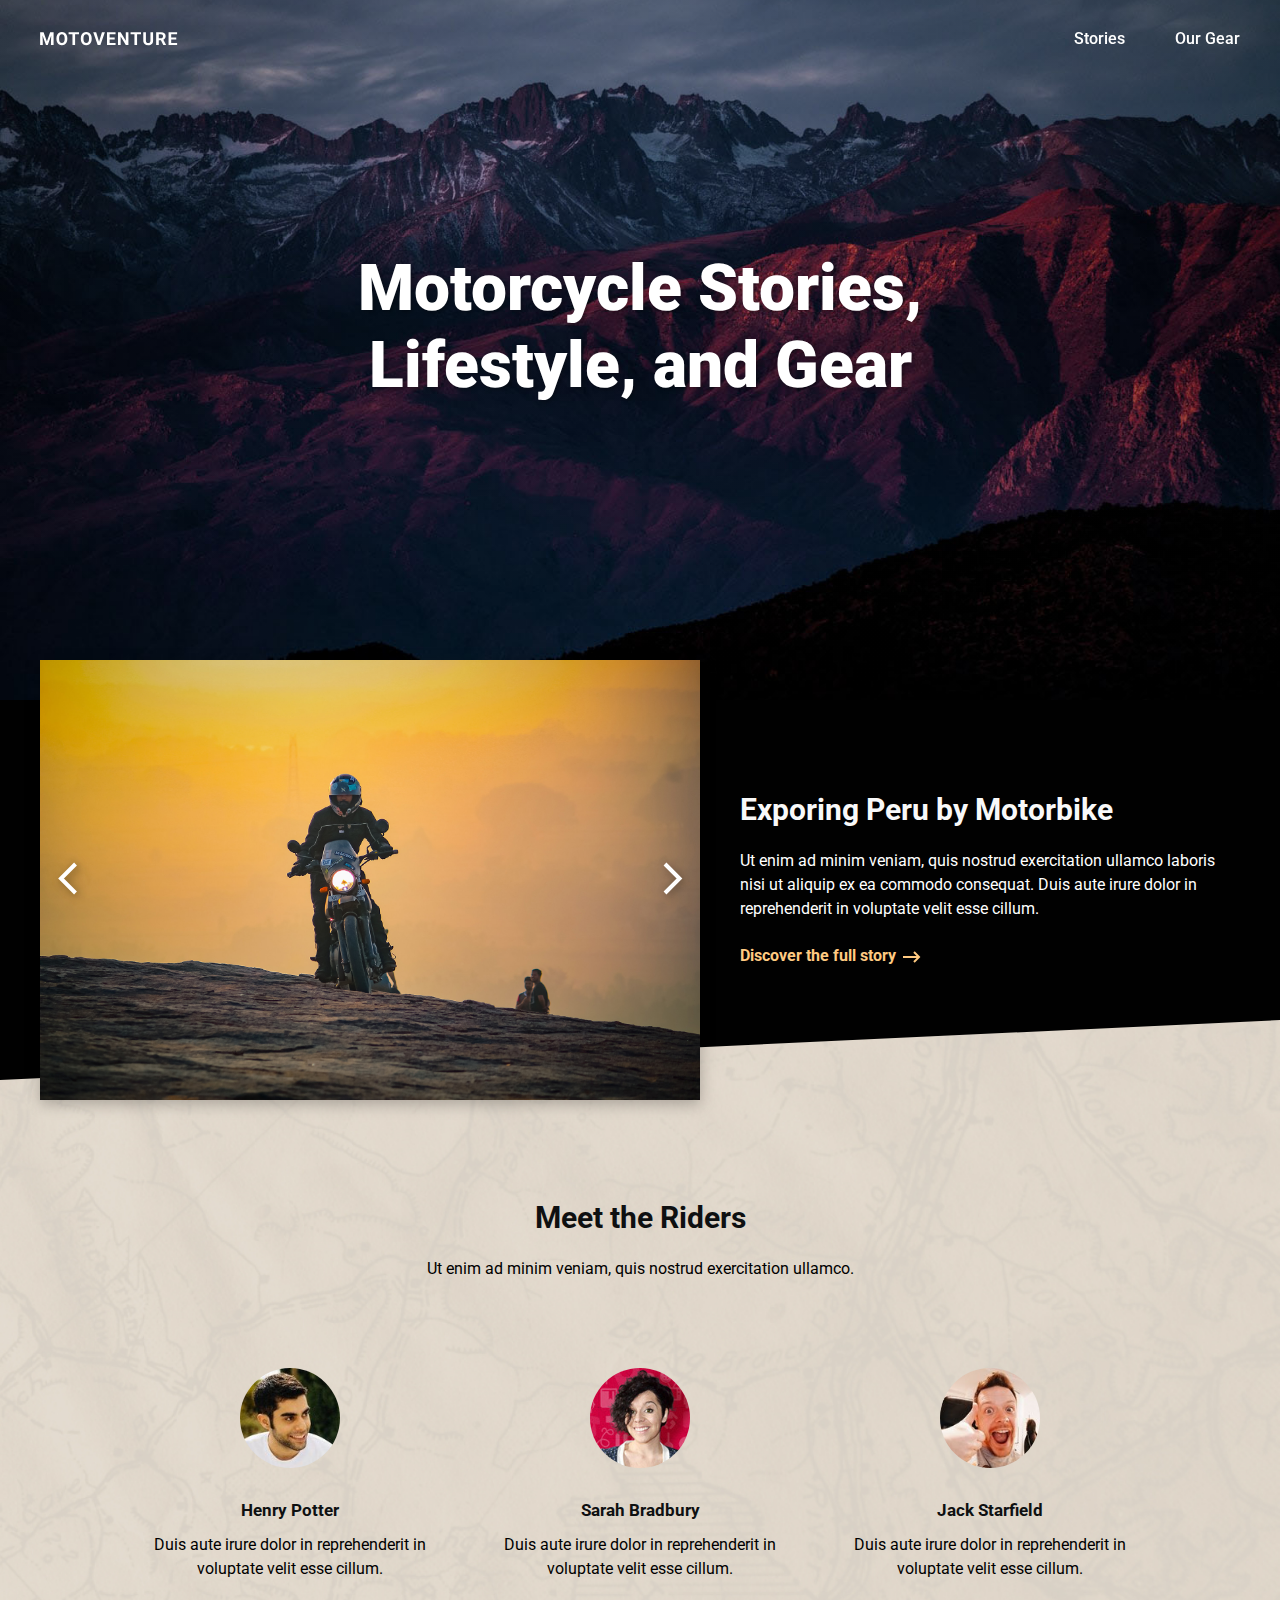
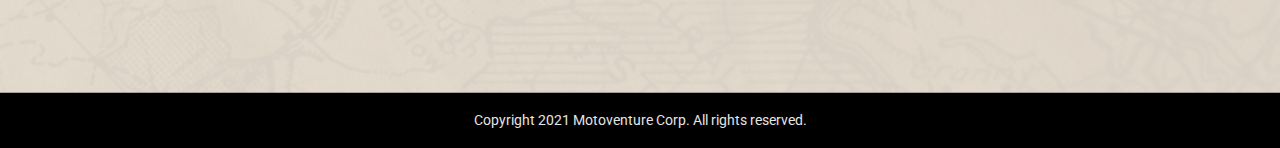
<file: index.html>
<!DOCTYPE html>
<html lang="en-US">
<head>

    <meta http-equiv="X-UA-Compatible" content="IE=edge" />
    <meta charset="utf-8" />
    <meta name="viewport" content="width=device-width, initial-scale=1.0, maximum-scale=1.0, user-scalable=no, viewport-fit=cover" />
    <meta name="referrer" content="origin-when-cross-origin" />
    <link rel="shortcut icon" href="./static/favicon.ico" type="image/x-icon" />

    <title>Motoventure</title>

    <link rel="preconnect" href="https://fonts.gstatic.com">
    <link href="https://fonts.googleapis.com/css2?family=Roboto:ital,wght@0,400;0,500;0,700;0,900;1,400;1,500;1,700;1,900&display=swap" rel="stylesheet">
    
    <link rel="stylesheet" href="./static/css/styles.css">
    
</head>
<body class="home-page">

  <div class="wrapper">

    <header class="header">
      <div class="header__content content-column">

        <a href="./" class="logo">
          <img src="./static/images/logo.svg" alt="Motoventure">
        </a>

        <button type="button" class="nav-toggle">
          <img src="./static/images/list.svg" alt="Menu" class="icon-open-menu">
          <img src="./static/images/x.svg" alt="Close Menu" class="icon-close-menu">
        </button>
        
        <nav class="nav">
          <a href="stories.html" class="nav__link">Stories</a>
          <a href="gear.html" class="nav__link">Our Gear</a>
        </nav>
        
      </div>
    </header>

    <section class="hero" style="background-image: url('./static/images/photos/hero.jpg')">
      <div class="hero__content content-column">

        <h1>Motorcycle Stories, Lifestyle, and Gear</h1>
        
      </div>
    </section>

    <section class="featured-story">
      <div class="featured-story__flex content-column">

        <div class="featured-story__content">

          <h2>Exporing Peru by Motorbike</h2>
          
          <p>Ut enim ad minim veniam, quis nostrud exercitation ullamco laboris nisi ut aliquip ex ea commodo consequat. Duis aute irure dolor in reprehenderit in voluptate velit esse cillum.</p>

          <p>
            <a href="./story.html" class="cta-link">Discover the full story</a>
          </p>
          
        </div>

        <div class="featured-story__slider">
          
          <!-- Slider Component -->
          <div class="slider">

            <div class="slider__nav">
              <button type="button" class="slider__prev">
                <img src="./static/images/arrow-prev.svg" alt="Previous">
              </button>
              <button type="button" class="slider__next">
                <img src="./static/images/arrow-next.svg" alt="Next">
              </button>
            </div>
            
            <div class="slider__reel">
              <img src="./static/images/photos/mohit-suthar-a1_tFcBSp7w-unsplash.jpg" alt="Ridge" class="slider__image">
              <img src="./static/images/photos/mountains.jpg" alt="Mountains" class="slider__image">
              <img src="./static/images/photos/photo-1606293715325-9329879fec0f.jpg" alt="Jungle" class="slider__image">
              <img src="./static/images/photos/jeremy-bishop-hMHJYQlWQwU-unsplash.jpg" alt="Scrambler" class="slider__image">
            </div>
            
          </div>

        </div>
        
      </div>
    </section>

    <section class="section section--more-padding section--light section--angled-top">
      <div class="content-column centered">

        <h2>Meet the Riders</h2>
        <p>Ut enim ad minim veniam, quis nostrud exercitation ullamco.</p>
        
        <div class="flex-columns">

          <div class="flex-columns__item">
            <img src="./static/images/photos/henry-potter.jpg" alt="Henry Potter" class="flex-columns__image">
            <h4>Henry Potter</h4>
            <p>Duis aute irure dolor in reprehenderit in voluptate velit esse cillum.</p>
          </div>

          <div class="flex-columns__item">
            <img src="./static/images/photos/sarah-bradbury.jpg" alt="Sarah Bradbury" class="flex-columns__image">
            <h4>Sarah Bradbury</h4>
            <p>Duis aute irure dolor in reprehenderit in voluptate velit esse cillum.</p>
          </div>

          <div class="flex-columns__item">
            <img src="./static/images/photos/jack-starfield.jpg" alt="Jack Starfield" class="flex-columns__image">
            <h4>Jack Starfield</h4>
            <p>Duis aute irure dolor in reprehenderit in voluptate velit esse cillum.</p>
          </div>
          
        </div>
        
      </div>
    </section>

  </div>

  <footer class="footer">
    <div class="content-column centered">

      <p>Copyright 2021 Motoventure Corp. All rights reserved.</p>
      
    </div>
  </footer>

  <script src="./static/js/scripts.js"></script>

</body>
</html>
</file>
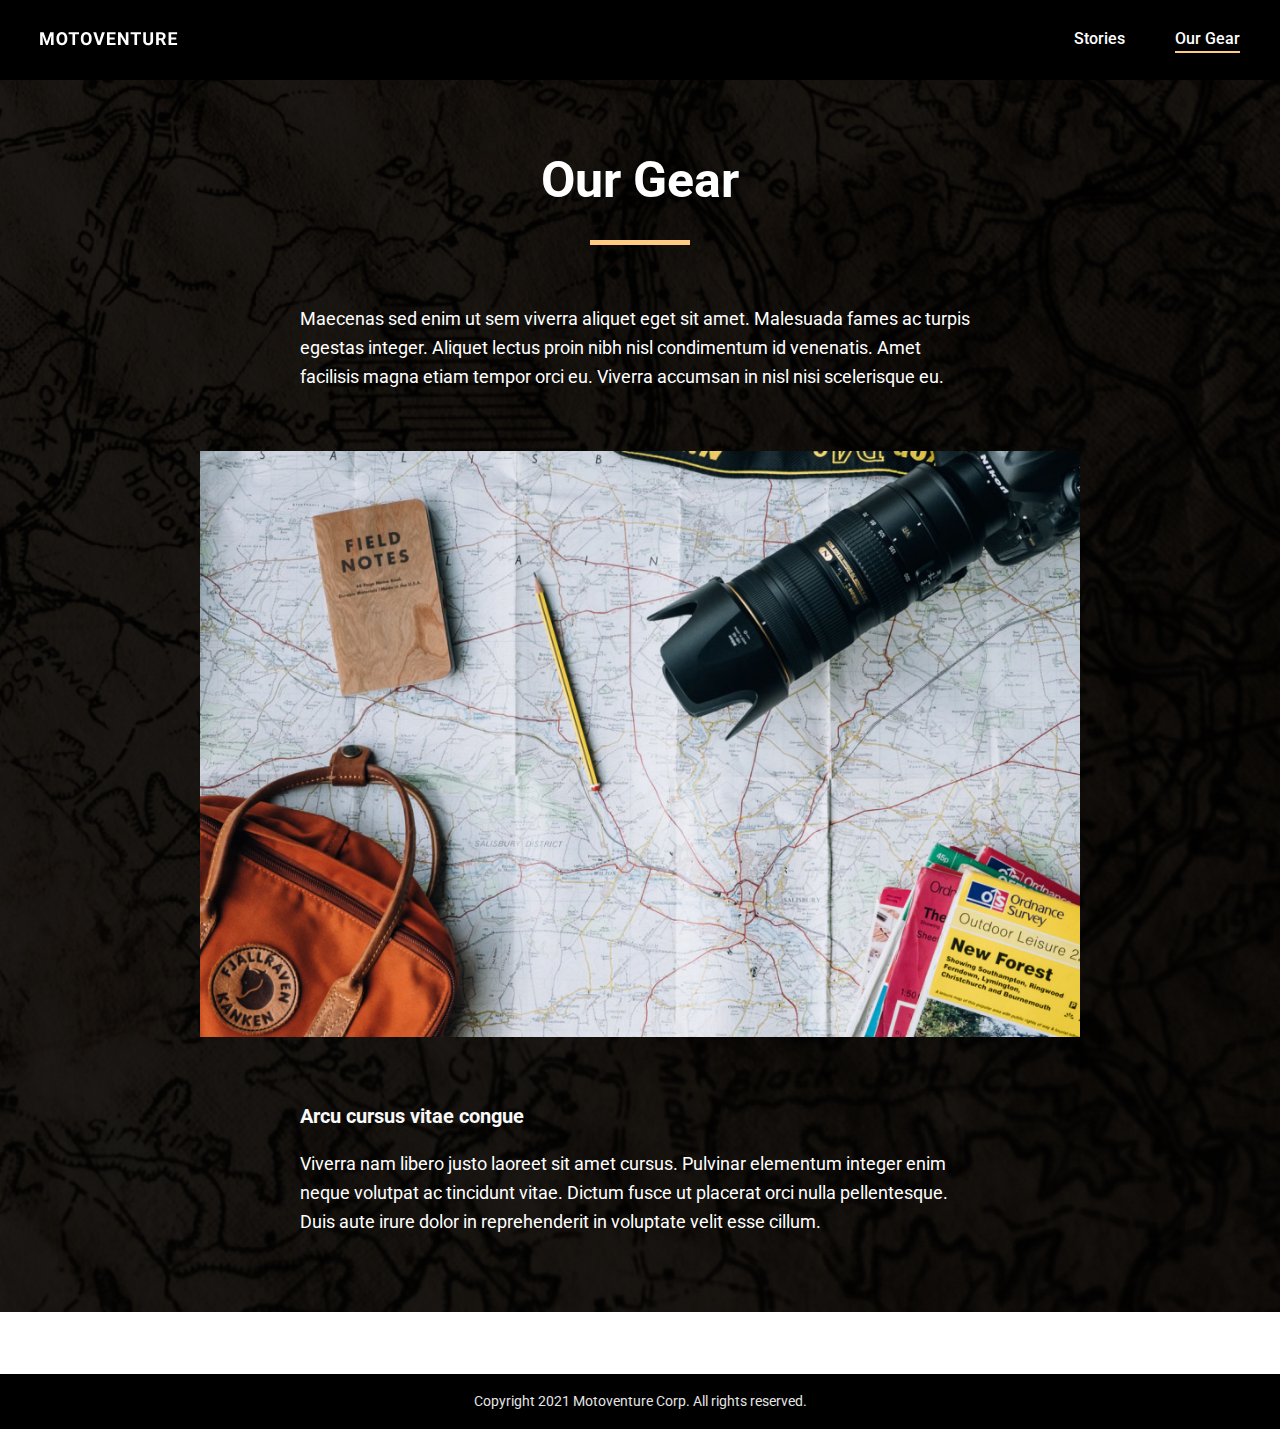
<file: gear.html>
<!DOCTYPE html>
<html lang="en-US">
<head>

    <meta http-equiv="X-UA-Compatible" content="IE=edge" />
    <meta charset="utf-8" />
    <meta name="viewport" content="width=device-width, initial-scale=1.0, maximum-scale=1.0, user-scalable=no, viewport-fit=cover" />
    <meta name="referrer" content="origin-when-cross-origin" />
    <link rel="shortcut icon" href="./static/favicon.ico" type="image/x-icon" />

    <title>Motoventure</title>

    <link rel="preconnect" href="https://fonts.gstatic.com">
    <link href="https://fonts.googleapis.com/css2?family=Roboto:ital,wght@0,400;0,500;0,700;1,400;1,500;1,700&display=swap" rel="stylesheet">
    
    <link rel="stylesheet" href="./static/css/styles.css">
    
</head>
<body class="inner-page">

  <div class="wrapper">

    <header class="header">
      <div class="header__content content-column">

        <a href="./" class="logo">
          <img src="./static/images/logo.svg" alt="Motoventure">
        </a>

        <button type="button" class="nav-toggle">
          <img src="./static/images/list.svg" alt="Menu" class="icon-open-menu">
          <img src="./static/images/x.svg" alt="Close Menu" class="icon-close-menu">
        </button>
        
        <nav class="nav">
          <a href="stories.html" class="nav__link">Stories</a>
          <a href="gear.html" class="nav__link nav__link--active">Our Gear</a>
        </nav>
        
      </div>
    </header>

    <article class="section">
      <div class="content-column content-column--narrow">

        <h1 class="centered">Our Gear</h1>

        <p>Maecenas sed enim ut sem viverra aliquet eget sit amet. Malesuada fames ac turpis egestas integer. Aliquet lectus proin nibh nisl condimentum id venenatis. Amet facilisis magna etiam tempor orci eu. Viverra accumsan in nisl nisi scelerisque eu.</p>

        <figure>
          <img src="./static/images/photos/gear.jpg" alt="Gear">
        </figure>
        
        <h3>Arcu cursus vitae congue</h3>

        <p>Viverra nam libero justo laoreet sit amet cursus. Pulvinar elementum integer enim neque volutpat ac tincidunt vitae. Dictum fusce ut placerat orci nulla pellentesque. Duis aute irure dolor in reprehenderit in voluptate velit esse cillum.</p>
        
      </div>
    </article>
    
  </div>

  <footer class="footer">
    <div class="content-column centered">

      <p>Copyright 2021 Motoventure Corp. All rights reserved.</p>
      
    </div>
  </footer>
  
  <script src="./static/js/scripts.js"></script>

</body>
</html>
</file>
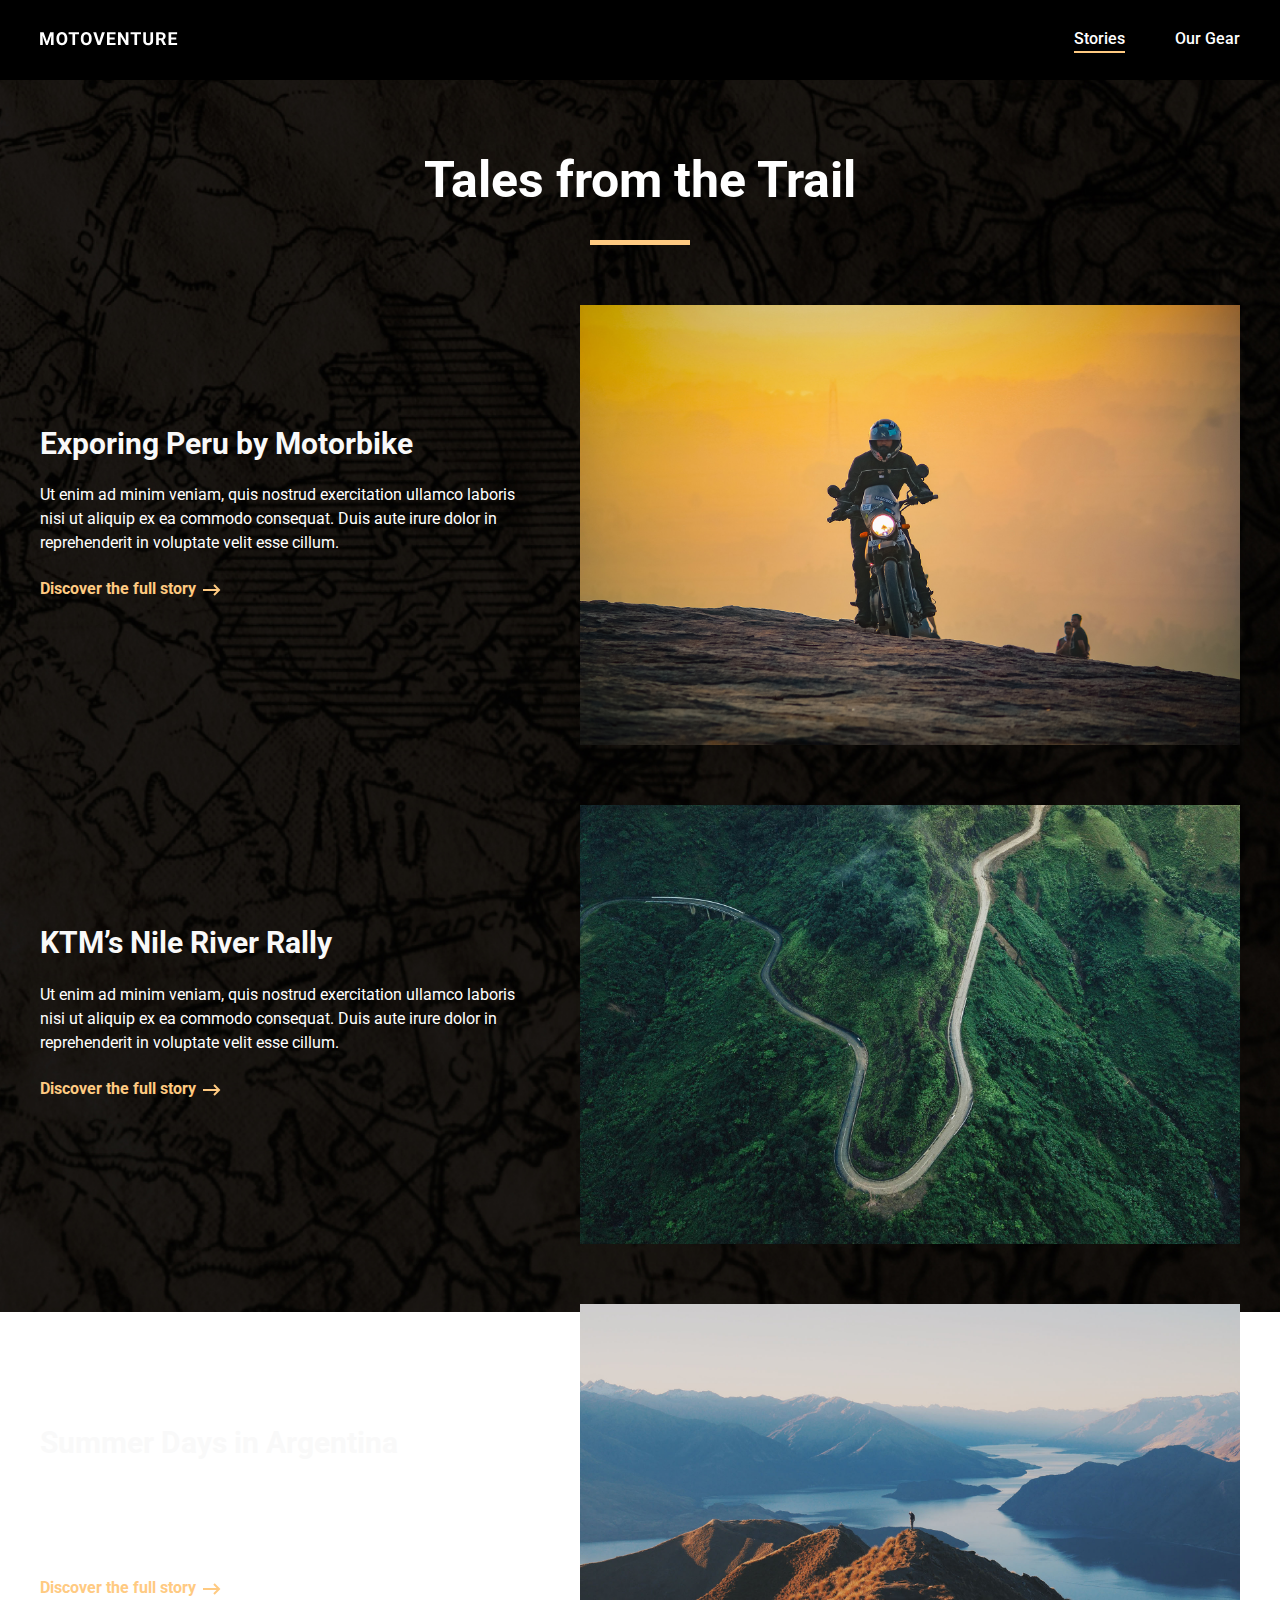
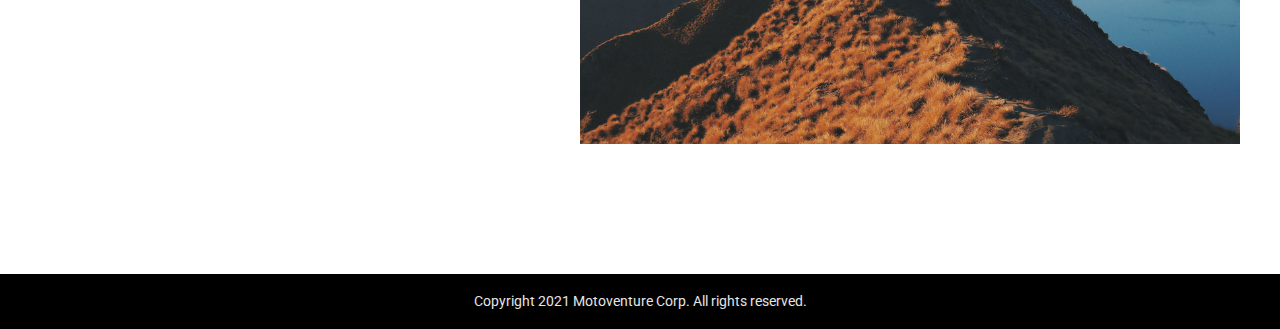
<file: stories.html>
<!DOCTYPE html>
<html lang="en-US">
<head>

    <meta http-equiv="X-UA-Compatible" content="IE=edge" />
    <meta charset="utf-8" />
    <meta name="viewport" content="width=device-width, initial-scale=1.0, maximum-scale=1.0, user-scalable=no, viewport-fit=cover" />
    <meta name="referrer" content="origin-when-cross-origin" />
    <link rel="shortcut icon" href="./static/favicon.ico" type="image/x-icon" />

    <title>Motoventure</title>

    <link rel="preconnect" href="https://fonts.gstatic.com">
    <link href="https://fonts.googleapis.com/css2?family=Roboto:ital,wght@0,400;0,500;0,700;1,400;1,500;1,700&display=swap" rel="stylesheet">
    
    <link rel="stylesheet" href="./static/css/styles.css">
    
</head>
<body class="inner-page">

  <div class="wrapper">

    <header class="header">
      <div class="header__content content-column">

        <a href="./" class="logo">
          <img src="./static/images/logo.svg" alt="Motoventure">
        </a>

        <button type="button" class="nav-toggle">
          <img src="./static/images/list.svg" alt="Menu" class="icon-open-menu">
          <img src="./static/images/x.svg" alt="Close Menu" class="icon-close-menu">
        </button>
        
        <nav class="nav">
          <a href="stories.html" class="nav__link nav__link--active">Stories</a>
          <a href="gear.html" class="nav__link">Our Gear</a>
        </nav>
        
      </div>
    </header>

    <section class="section">
      <div class="content-column">

        <h1 class="centered">Tales from the Trail</h1>

        <div class="two-columns">

          <div class="two-columns__item">
            
            <div class="two-columns__content">
              <h2>Exporing Peru by Motorbike</h2>
              <p>Ut enim ad minim veniam, quis nostrud exercitation ullamco laboris nisi ut aliquip ex ea commodo consequat. Duis aute irure dolor in reprehenderit in voluptate velit esse cillum.</p>
              <p>
                <a href="./story.html" class="cta-link">Discover the full story</a>
              </p>
            </div>

            <div class="two-columns__image">
              <img src="./static/images/photos/mohit-suthar-a1_tFcBSp7w-unsplash.jpg" alt="Photo">
            </div>
            
          </div>

          <div class="two-columns__item">
            
            <div class="two-columns__content">
              <h2>KTM’s Nile River Rally</h2>
              <p>Ut enim ad minim veniam, quis nostrud exercitation ullamco laboris nisi ut aliquip ex ea commodo consequat. Duis aute irure dolor in reprehenderit in voluptate velit esse cillum.</p>
              <p>
                <a href="./story.html" class="cta-link">Discover the full story</a>
              </p>
            </div>

            <div class="two-columns__image">
              <img src="./static/images/photos/mountains.jpg" alt="Photo">
            </div>
            
          </div>

          <div class="two-columns__item">
            
            <div class="two-columns__content">
              <h2>Summer Days in Argentina</h2>
              <p>Ut enim ad minim veniam, quis nostrud exercitation ullamco laboris nisi ut aliquip ex ea commodo consequat. Duis aute irure dolor in reprehenderit in voluptate velit esse cillum.</p>
              <p>
                <a href="./story.html" class="cta-link">Discover the full story</a>
              </p>
            </div>

            <div class="two-columns__image">
              <img src="./static/images/photos/felix-lam-J7fxkhtOqt0-unsplash.jpg" alt="Photo">
            </div>
            
          </div>
          
        </div>
        
      </div>
    </section>

  </div>

  <footer class="footer">
    <div class="content-column centered">

      <p>Copyright 2021 Motoventure Corp. All rights reserved.</p>
      
    </div>
  </footer>

  <script src="./static/js/scripts.js"></script>

</body>
</html>
</file>
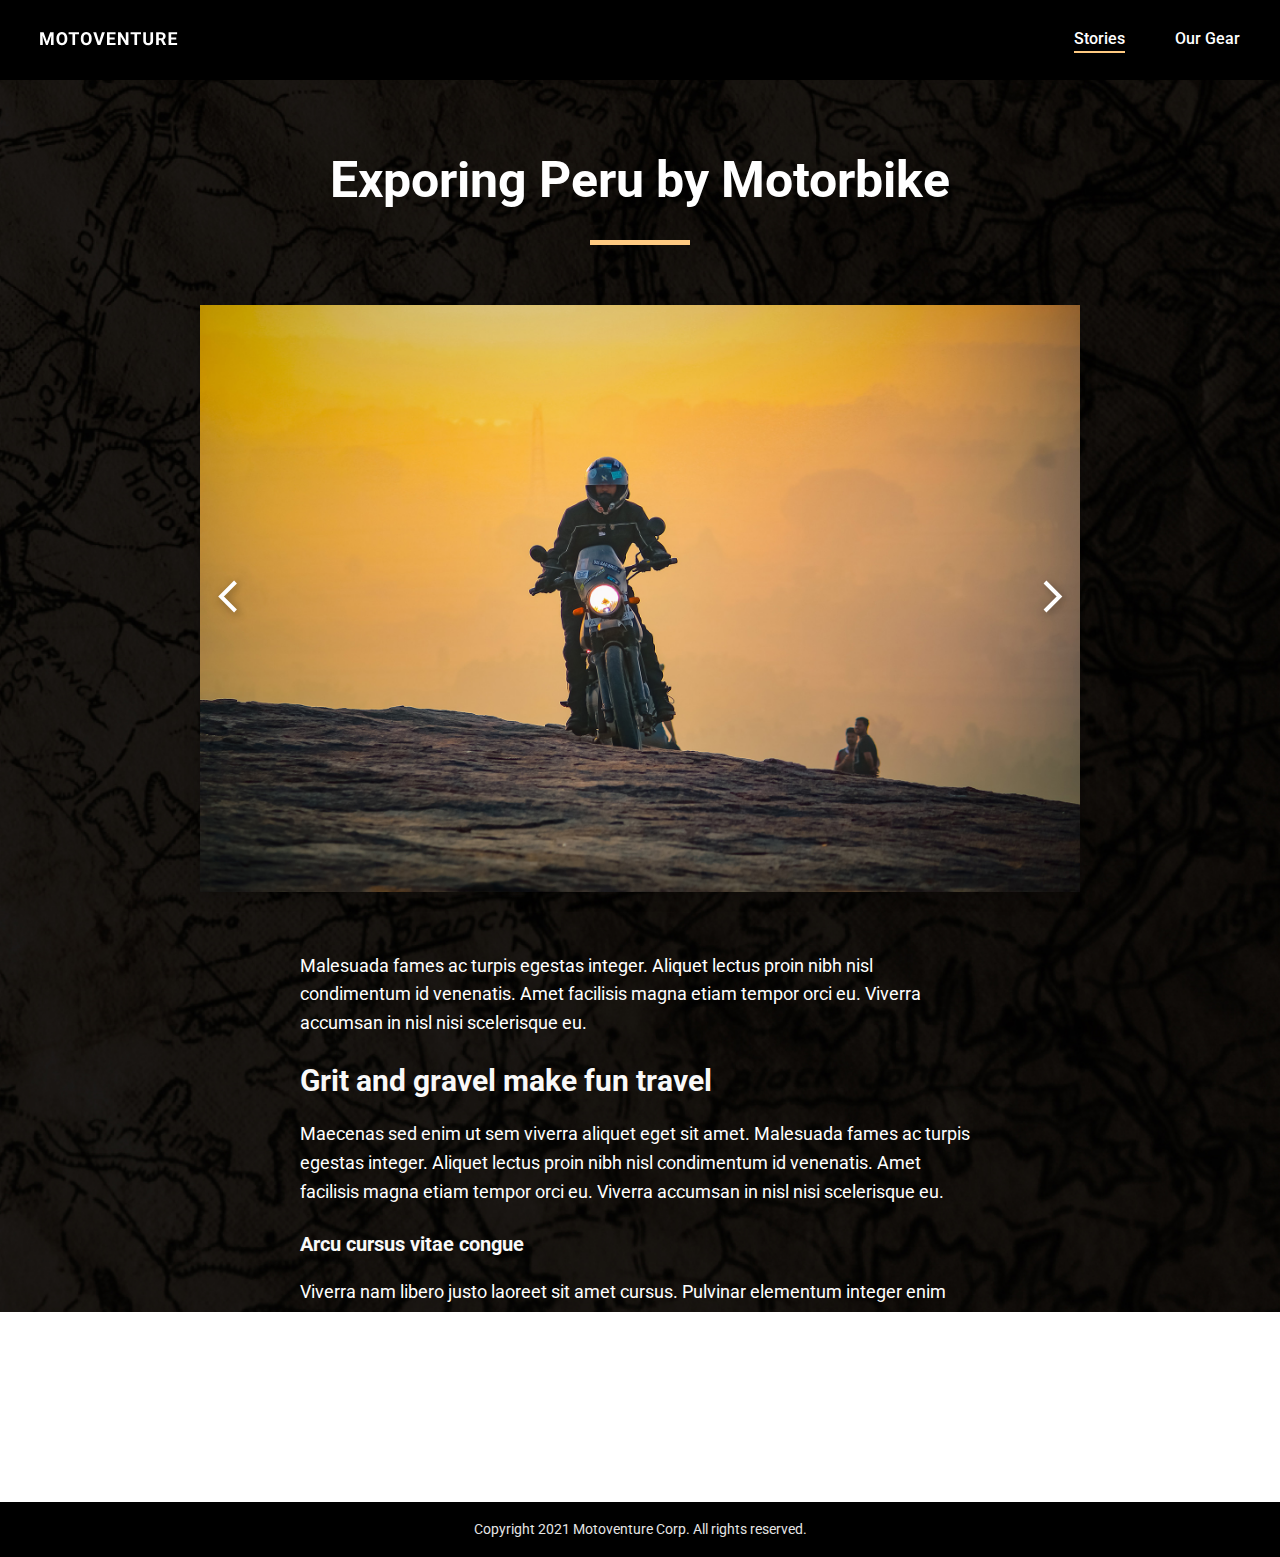
<file: story.html>
<!DOCTYPE html>
<html lang="en-US">
<head>

    <meta http-equiv="X-UA-Compatible" content="IE=edge" />
    <meta charset="utf-8" />
    <meta name="viewport" content="width=device-width, initial-scale=1.0, maximum-scale=1.0, user-scalable=no, viewport-fit=cover" />
    <meta name="referrer" content="origin-when-cross-origin" />
    <link rel="shortcut icon" href="./static/favicon.ico" type="image/x-icon" />

    <title>Motoventure</title>

    <link rel="preconnect" href="https://fonts.gstatic.com">
    <link href="https://fonts.googleapis.com/css2?family=Roboto:ital,wght@0,400;0,500;0,700;1,400;1,500;1,700&display=swap" rel="stylesheet">
    
    <link rel="stylesheet" href="./static/css/styles.css">
    
</head>
<body class="inner-page">

  <div class="wrapper">

    <header class="header">
      <div class="header__content content-column">

        <a href="./" class="logo">
          <img src="./static/images/logo.svg" alt="Motoventure">
        </a>

        <button type="button" class="nav-toggle">
          <img src="./static/images/list.svg" alt="Menu" class="icon-open-menu">
          <img src="./static/images/x.svg" alt="Close Menu" class="icon-close-menu">
        </button>
        
        <nav class="nav">
          <a href="stories.html" class="nav__link nav__link--active">Stories</a>
          <a href="gear.html" class="nav__link">Our Gear</a>
        </nav>
        
      </div>
    </header>

    <article class="section">
      <div class="content-column content-column--narrow">

        <h1 class="centered">Exporing Peru by Motorbike</h1>

        <!-- Slider Component -->
        <div class="slider">

          <div class="slider__nav">
            <button type="button" class="slider__prev">
              <img src="./static/images/arrow-prev.svg" alt="Previous">
            </button>
            <button type="button" class="slider__next">
              <img src="./static/images/arrow-next.svg" alt="Next">
            </button>
          </div>
          
          <div class="slider__reel">
            <img src="./static/images/photos/mohit-suthar-a1_tFcBSp7w-unsplash.jpg" alt="Photo 1" class="slider__image">
            <img src="./static/images/photos/felix-lam-J7fxkhtOqt0-unsplash.jpg" alt="Photo 2" class="slider__image">
            <img src="./static/images/photos/forest.jpg" alt="Photo 3" class="slider__image">
            <img src="./static/images/photos/gear.jpg" alt="Photo 4" class="slider__image">
            <img src="./static/images/photos/mountains.jpg" alt="Photo 5" class="slider__image">
          </div>
          
        </div>

        <p>Malesuada fames ac turpis egestas integer. Aliquet lectus proin nibh nisl condimentum id venenatis. Amet facilisis magna etiam tempor orci eu. Viverra accumsan in nisl nisi scelerisque eu.</p>

        <h2>Grit and gravel make fun travel</h2>

        <p>Maecenas sed enim ut sem viverra aliquet eget sit amet. Malesuada fames ac turpis egestas integer. Aliquet lectus proin nibh nisl condimentum id venenatis. Amet facilisis magna etiam tempor orci eu. Viverra accumsan in nisl nisi scelerisque eu.</p>

        <h3>Arcu cursus vitae congue</h3>

        <p>Viverra nam libero justo laoreet sit amet cursus. Pulvinar elementum integer enim neque volutpat ac tincidunt vitae. Dictum fusce ut placerat orci nulla pellentesque. Duis aute irure dolor in reprehenderit in voluptate velit esse cillum.</p>
        
      </div>
    </article>

  </div>

  <footer class="footer">
    <div class="content-column centered">

      <p>Copyright 2021 Motoventure Corp. All rights reserved.</p>
      
    </div>
  </footer>
  
  <script src="./static/js/scripts.js"></script>

</body>
</html>
</file>
<file: static/css/styles.css>
:root {
  --white: #FFFFFF;
  --gold: #FFCA81;
  --tan: #E3DBD0;
  --grey-100: #F9F9F9;
  --grey-200: #F0F0F0;
  --grey-300: #E5E5E5;
  --blue: #071420;
  --black: #0E1011;
  --almost-black: #010101;
  --true-black: #000000;
}

* {
  position: relative;
  box-sizing: border-box;
}

body {
  margin: 0;
  min-height: 100vh;
  font-family: 'Roboto', sans-serif;
  font-size: 16px;
  line-height: 1.5;
  color: var(--white);
  -webkit-font-smoothing: antialiased;
  background: var(--almost-black);
}

body:before {
  position: fixed;
  top: 0;
  left: 0;
  right: 0;
  bottom: 0;
  z-index: 300;
  content: '';
  pointer-events: none;
  background: rgba(5,5,5,0);
  transition: background-color .3s ease;
}

@media screen and (max-width: 768px) {
  body.nav-overlay:before {
    background-color: rgba(5,5,5,0.8);
  }
}

body.inner-page {
  background-color: var(--almost-black);
  background: url('../images/map-bg--dark.jpg') center center no-repeat;
  background-size: cover;
  background-attachment: fixed;
}

@media screen and (max-width: 768px) {
  body {
    font-size: 14px;
  }
}

/* Misc */
.wrapper {
  min-height: calc(100vh - 55px); /* Viewport height minus the footer */
}

img, iframe, embed {
  max-width: 100%;
}

/* Content Column */
.content-column {
  margin: 0 auto;
  max-width: 1440px;
  padding: 0 40px;
}

@media screen and (max-width: 1200px) {
  .content-column {
    padding: 0 30px;
  }
}

.content-column--narrow {
  max-width: 760px;
}

/* Typography */
.centered {
  text-align: center;
}

h1 {
  margin: 0 0 0.7em;
  font-size: 3.125em;
  line-height: 1.2;
  font-weight: bold;
  color: var(--white);
}

h1.centered {
  margin: 0 0 1.9em;
  text-align: center;
}

h1.centered:after {
  position: absolute;
  left: 50%;
  bottom: -35px;
  content: '';
  width: 100px;
  height: 5px;
  display: block;
  background: var(--gold);
  transform: translateX(-50%);
}

h2 {
  margin: 0 0 0.7em;
  font-size: 1.88em;
  line-height: 1.2;
  font-weight: bold;
  color: var(--grey-100);
}

h3 {
  margin: 0 0 1.1em;
  font-size: 1.25em;
  line-height: 1.2;
  font-weight: bold;
  color: var(--grey-100);
}

h4 {
  margin: 0 0 0.6em;
  font-size: 17px;
  line-height: 1.53;
  font-weight: bold;
  color: var(--grey-100);
}

p, ul, ol {
  font-size: 16px;
}

p {
  margin: 0 0 1.4em;
}

figure img {
  margin: 0;
  width: 100%;
}

article p {
  font-size: 18px;
  line-height: 1.6;
}

article .slider {
  margin: 0 -100px 3.75em;
  max-width: calc(100% + 200px);
  width: calc(100% + 200px);
}

figure {
  margin: 3.75em -100px;
  max-width: calc(100% + 200px);
  width: calc(100% + 200px);
  display: block;
}

@media screen and (max-width: 1024px) {
  figure,
  article .slider {
    margin-left: 0;
    margin-right: 0;
    max-width: 100%;
    width: 100%;
  }
}

.cta-link {
  font-weight: bold;
  text-decoration: none;
  color: var(--gold);
  display: inline-block;
}

.cta-link:after {
  position: relative;
  top: 2px;
  margin: 0 0 0 7px;
  content: '';
  width: 18px;
  height: 12px;
  display: inline-block;
  background: url('../images/arrow.svg') 0 0 no-repeat;
  transition: transform .12s ease;
}

.cta-link:hover:after {
  transform: translateX(2px);
}

/* Header */
.header {
  z-index: 400;
  background: transparent;
  transition: background-color .3s ease;
}

.inner-page .header {
  background: var(--true-black);
}

.header__content {
  height: 80px;
  justify-content: space-between;
  align-items: center;
  display: flex;
}

.logo {
  top: 1px;
  left: -10px;
  padding: 10px;
  display: inline-block;
}

.nav {
  justify-content: space-between;
  display: flex;
}

.nav__link {
  margin-left: 50px;
  font-size: 16px;
  text-decoration: none;
  font-weight: 500;
  color: var(--white);
  border-bottom: 2px solid transparent;
  transition: border-color .12s ease;
}

.nav__link:visited {
  color: var(--white);
}

.nav__link.nav__link--active {
  border-bottom-color: var(--gold);
}

/* Nav Toggle */
.nav-toggle {
  padding: 10px;
  top: -2px;
  right: -10px;
  line-height: 0;
  border: none;
  cursor: pointer;
  appearance: none;
  -webkit-appearance: none;
  outline: none;
  display: none;
  background: none;
}

/* Hero */
.hero {
  margin: -80px 0 0;
  min-height: 700px;
  justify-content: center;
  display: flex;
  background-position: center center;
  background-repeat: no-repeat;
  background-size: cover;
  background-color: var(--true-black);
}

.hero__content {
  margin: 0;
  flex-direction: column;
  justify-content: center;
  display: flex;
}

.hero h1 {
  z-index: 20;
  max-width: 600px;
  font-size: 4em;
  line-height: 1.2;
  font-weight: 900;
  text-shadow: 2px 2px 4px rgba(0,0,0,0.3);
  text-align: center;
  color: var(--white);
}

.hero:before {
  position: absolute;
  top: 0;
  left: 0;
  right: 0;
  z-index: 10;
  content: '';
  height: 100%;
  background: linear-gradient(to bottom, rgba(5,5,5,0.25), rgba(5,5,5,0));
}

@media screen and (max-width: 768px) {

  .hero {
    min-height: 70vh;
  }

  .hero h1 {
    top: 0.5em;
    max-width: 400px;
    font-size: 2.8em;
  }

  .nav {
    position: absolute;
    top: 80px;
    left: 0;
    right: 0;
    padding: 18px 0px;
    box-shadow: 0 2px 14px rgba(0,0,0,0.5);
    border-top: 2px solid var(--gold);
    border-bottom: 2px solid var(--gold);
    opacity: 0;
    pointer-events: none;
    transform: rotate3d(1, -1, 0, 22deg);
    display: none;
    background: var(--true-black);
    transition: opacity .3s ease, transform .3s ease;
  }

  .header.nav-ready .nav {
    display: block;
  }

  .nav-toggle {
    display: inline-block;
  }

  .nav-toggle .icon-close-menu {
    top: 2px;
    display: none;
  }

  .header.nav-visible .nav-toggle .icon-open-menu {
    display: none;
  }
  
  .header.nav-visible .nav-toggle .icon-close-menu {
    display: inline;
  }

  .header.nav-visible {
    background-color: var(--true-black);
  }
  
  .header.nav-visible .nav {
    opacity: 1;
    transform: rotate3d(1, -1, 0, 0deg);
    pointer-events: initial;
  }
  
  .nav .nav__link {
    margin: 0;
    padding: 10px 30px;
    text-align: center;
    display: block;
  }

  .nav__link.nav__link--active {
    color: var(--gold);
    border-bottom: none;
  }
}

/* Sections */
.section {
  padding: 4.375em 0;
}

article.section {
  padding-bottom: 7em;
}

.section--more-padding {
  padding: 7em 0;
}

.section--light {
  color: var(--true-black);
  background-color: var(--tan);
  background: url('../images/map-bg--light.jpg') center top no-repeat;
  background-size: cover;
}

.section--light h1, .section--light h2, .section--light h3, .section--light h4 {
  color: var(--black);
}

.section--angled-top {
  margin-top: -2.5em;
  padding-top: 11.25em;
  clip-path: polygon(0 3.75em, 100% 0, 100% 100%, 0 100%);
}

/* Featured Story */
.featured-story__flex {
  z-index: 200;
  justify-content: space-between;
  align-items: center;
  flex-direction: row-reverse;
  display: flex;
}

.featured-story__content {
  padding: 3.8em 0 3.8em 2.5em;
  max-width: 540px;
}

.featured-story__content p:last-of-type {
  margin-bottom: 0;
}

.featured-story__slider {
  margin: -2.5em 0;
  width: calc(100% - 540px);
}

@media screen and (max-width: 1200px) {

  .featured-story__flex {
    flex-direction: column;
  }
  
  .featured-story__content {
    padding-left: 0;
  }

  .featured-story__slider {
    margin: -1.25em 0 -2.5em;
    max-width: 100%;
    width: 700px;
  }
}

/* Slider */
.slider {
  box-shadow: 0 4px 14px rgba(0,0,0,0.25);
  overflow: hidden;
}

.slider__reel {
  width: 100%;
  display: flex;
  transition: transform .5s ease;
}

.slider__image {
  margin: 0;
  width: 100%;
  height: 100%;
  line-height: 0;
  object-fit: cover;
  aspect-ratio: 3 / 2;
  -webkit-aspect-ratio: 3 / 2;
}

.slider__nav {
  position: absolute;
  z-index: 100;
  width: 100%;
  height: 100%;
  justify-content: space-between;
  align-items: stretch;
  display: flex;
}

.slider__nav button {
  padding: 10px 7px 10px 12px;
  line-height: 0;
  border: none;
  outline: none;
  cursor: pointer;
  flex-direction: column;
  justify-content: center;
  display: flex;
  background: none;
}

.slider__nav button img {
  display: inline-block;
  transition: transform .12s ease;
}

.slider__nav button.slider__prev:hover img {
  transform: translateX(-2px);
}

.slider__nav button.slider__next:hover img {
  transform: translateX(2px);
}

@media screen and (max-width: 480px) {
  .slider, article .slider {
    margin-left: -30px;
    margin-right: -30px;
    max-width: calc(100% + 60px);
    width: calc(100% + 60px);
  }
}

/* Flex Columns */
.flex-columns {
  margin: 0 -25px -2em;
  padding: 4em 0 0;
  flex-wrap: wrap;
  justify-content: center;
  display: flex;
}

.flex-columns__item {
  margin: 0 25px 2em;
  width: 300px;
  max-width: 100%;
}

.flex-columns__item p {
  margin-bottom: 0;
}

.flex-columns__image {
  margin: 0 0 1.38em;
  width: 100px;
  height: 100px;
  object-fit: cover;
  border-radius: 50%;
}

/* Two Columns */
.two-columns {
  padding: 0;
}

.two-columns__item {
  margin: 0 0 3.75em;
  flex-direction: row;
  justify-content: space-between;
  align-items: center;
  display: flex;
}

.two-columns__content {
  padding-right: 2.5em;
  width: 45%;
}

.two-columns__image {
  width: 55%;
}

.two-columns__image img {
  display: block;
}

@media screen and (max-width: 1024px) {

  .two-columns {
    margin: 0 auto;
    max-width: 700px;
  }

  .two-columns__item {
    flex-direction: column-reverse;
  }

  .two-columns__content {
    padding-right: 0;
    width: 100%;
  }

  .two-columns__image {
    margin-bottom: 2.5em;
    width: 100%;
  }
}

/* Footer */
.footer {
  padding: 17px 0;
  color: var(--grey-300);
  background: var(--true-black);
}

.footer p {
  margin-bottom: 0;
  font-size: 14px;
}
</file>
